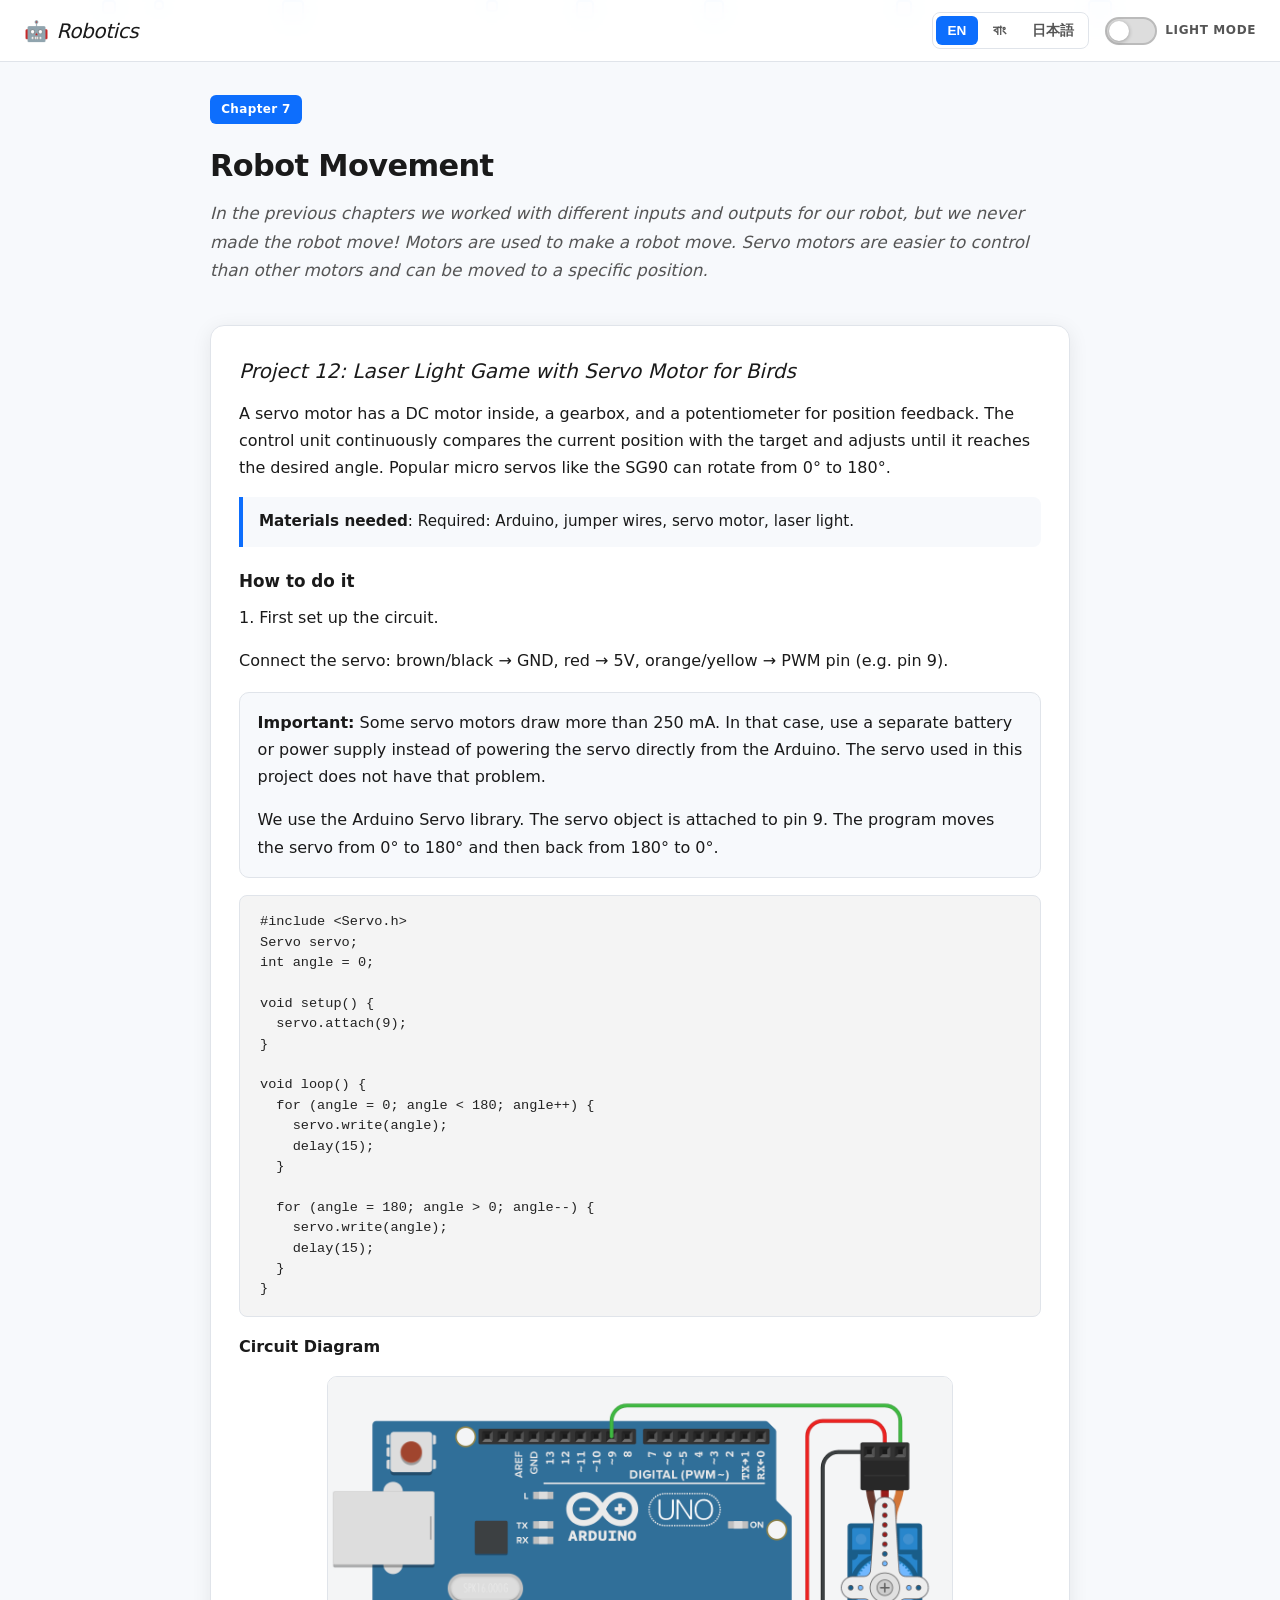
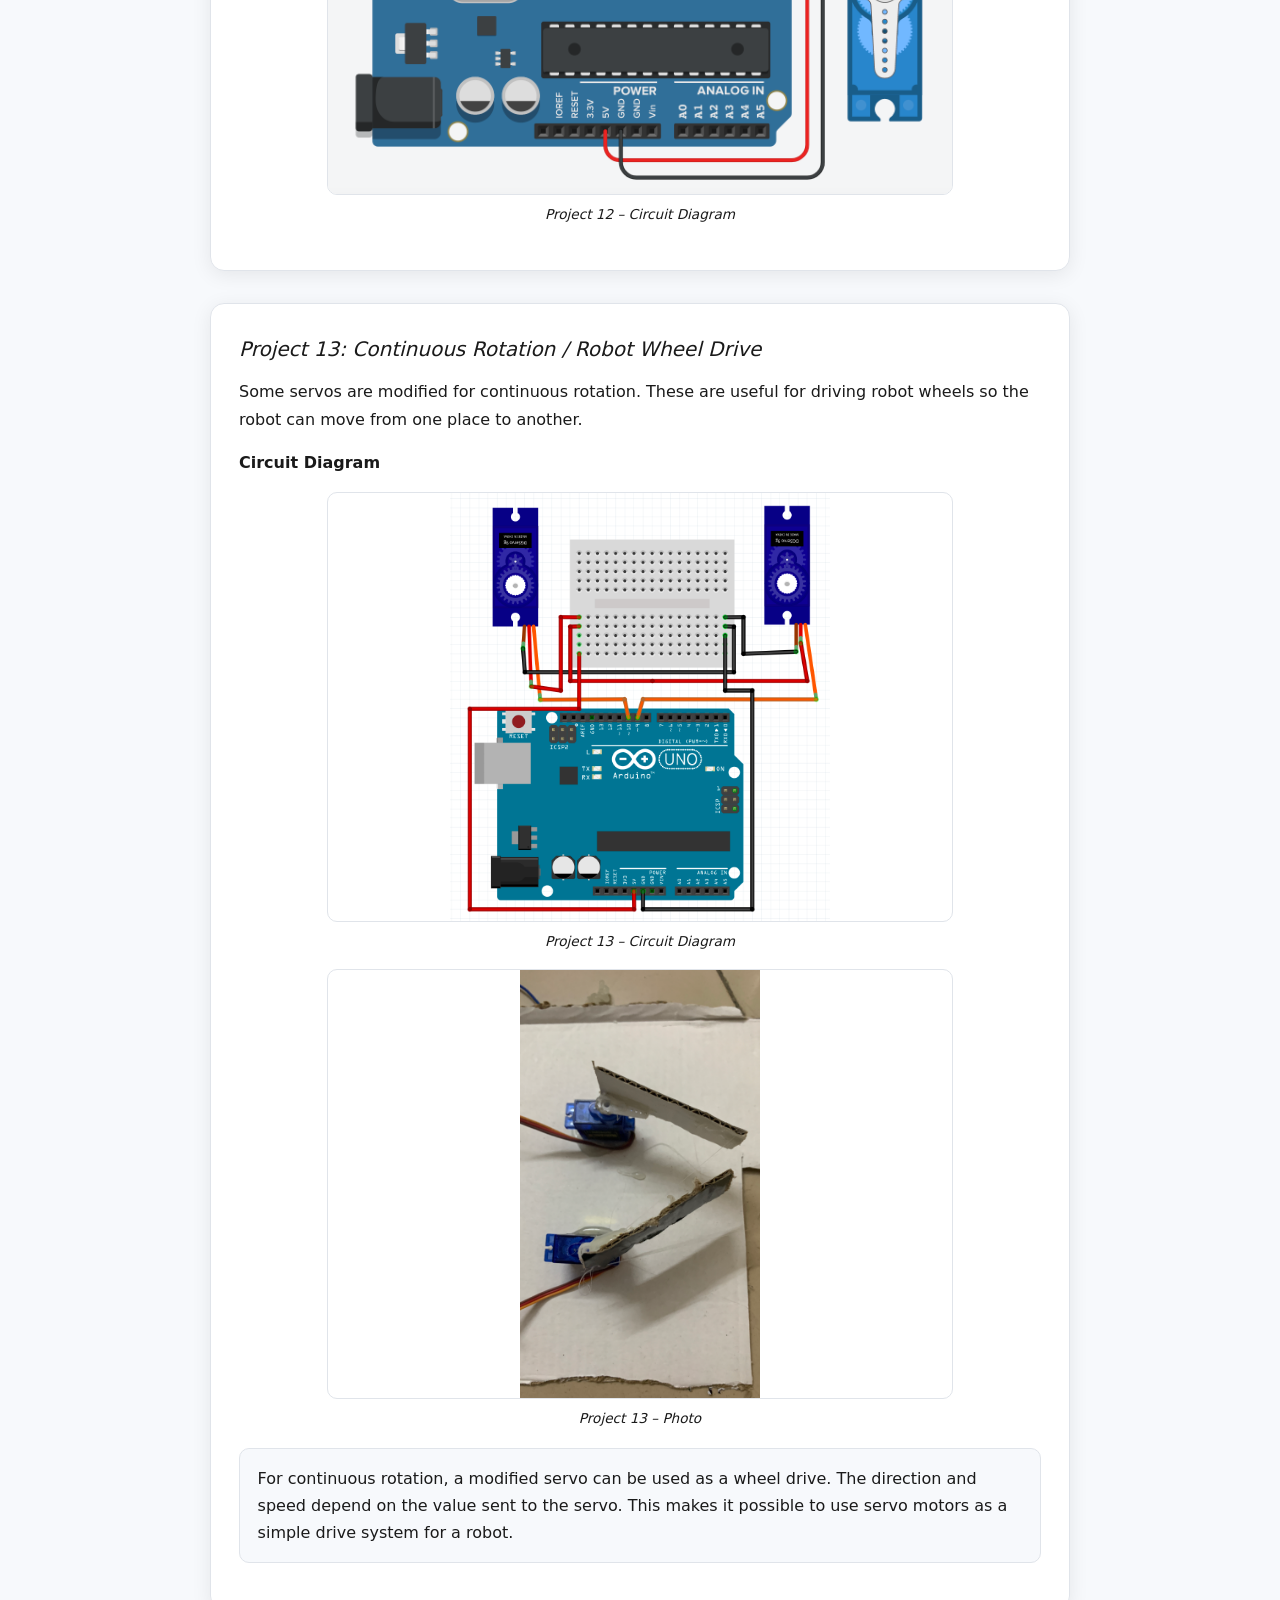
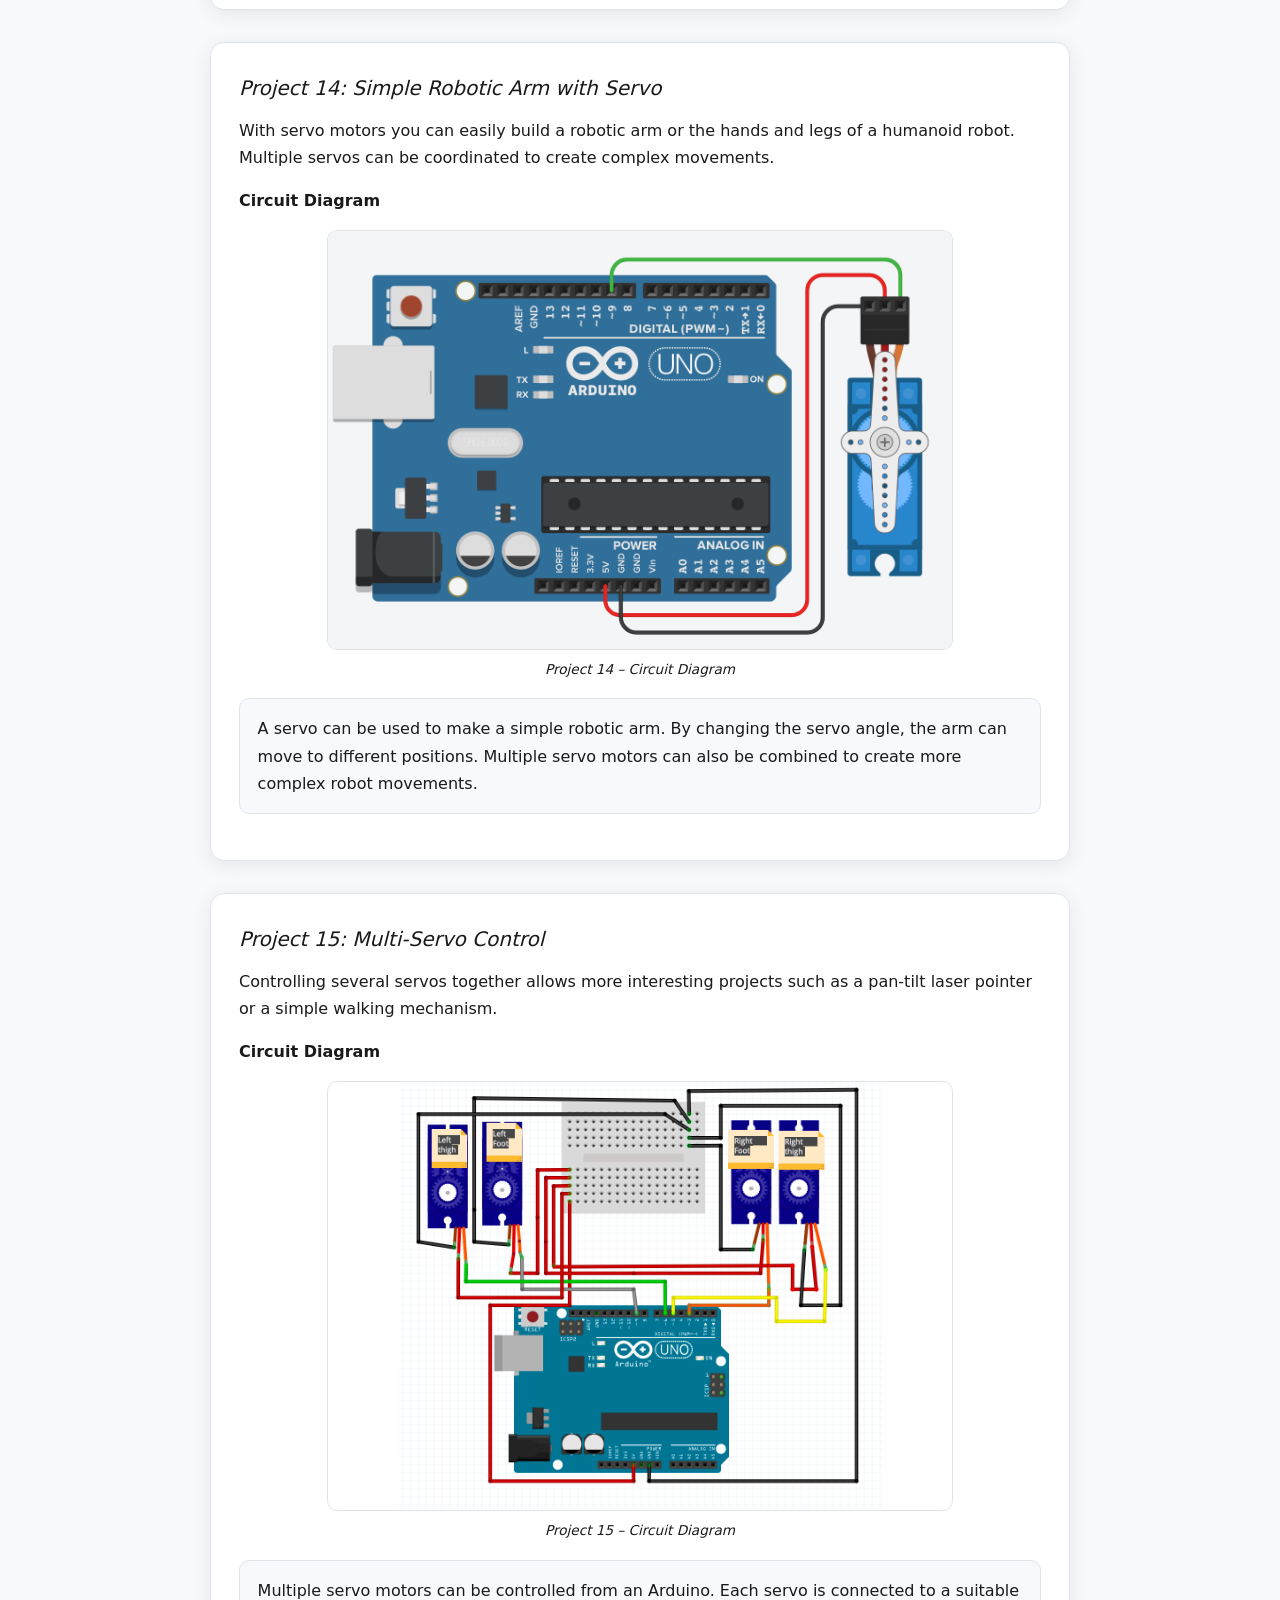
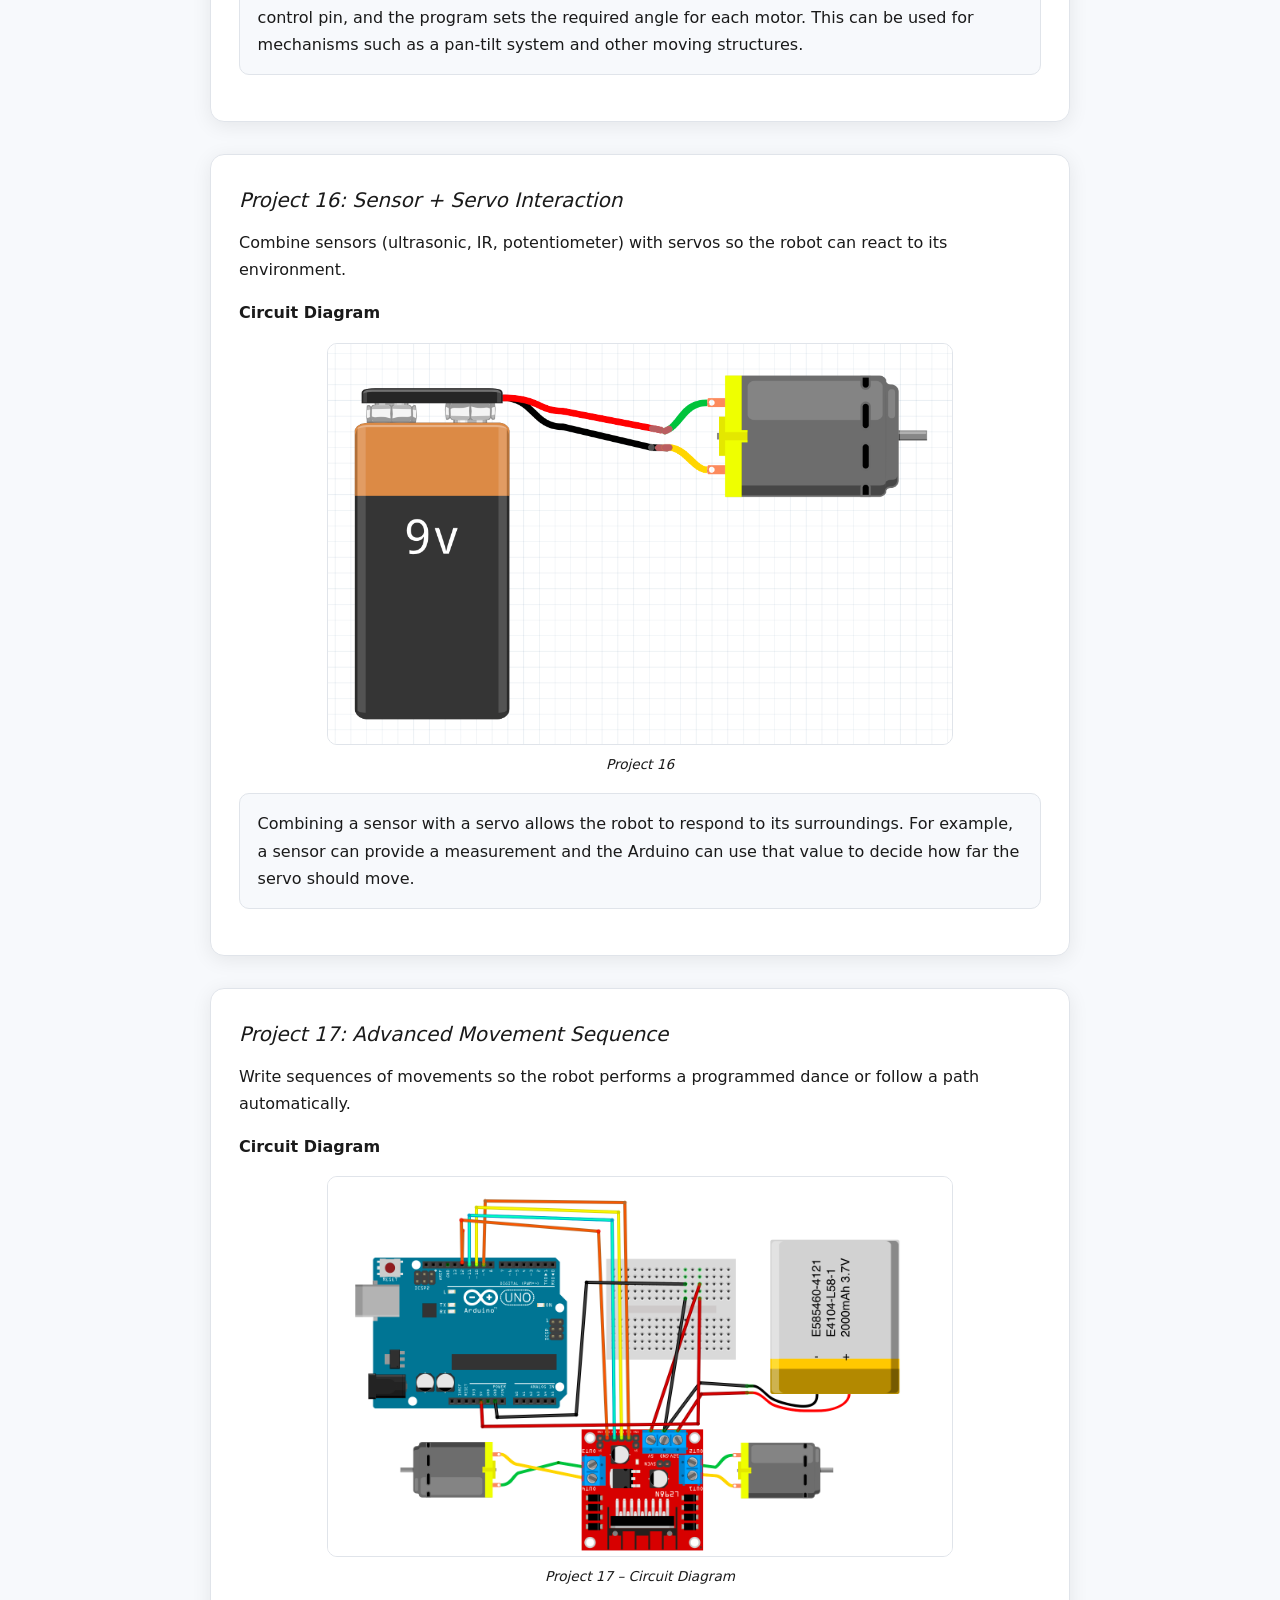
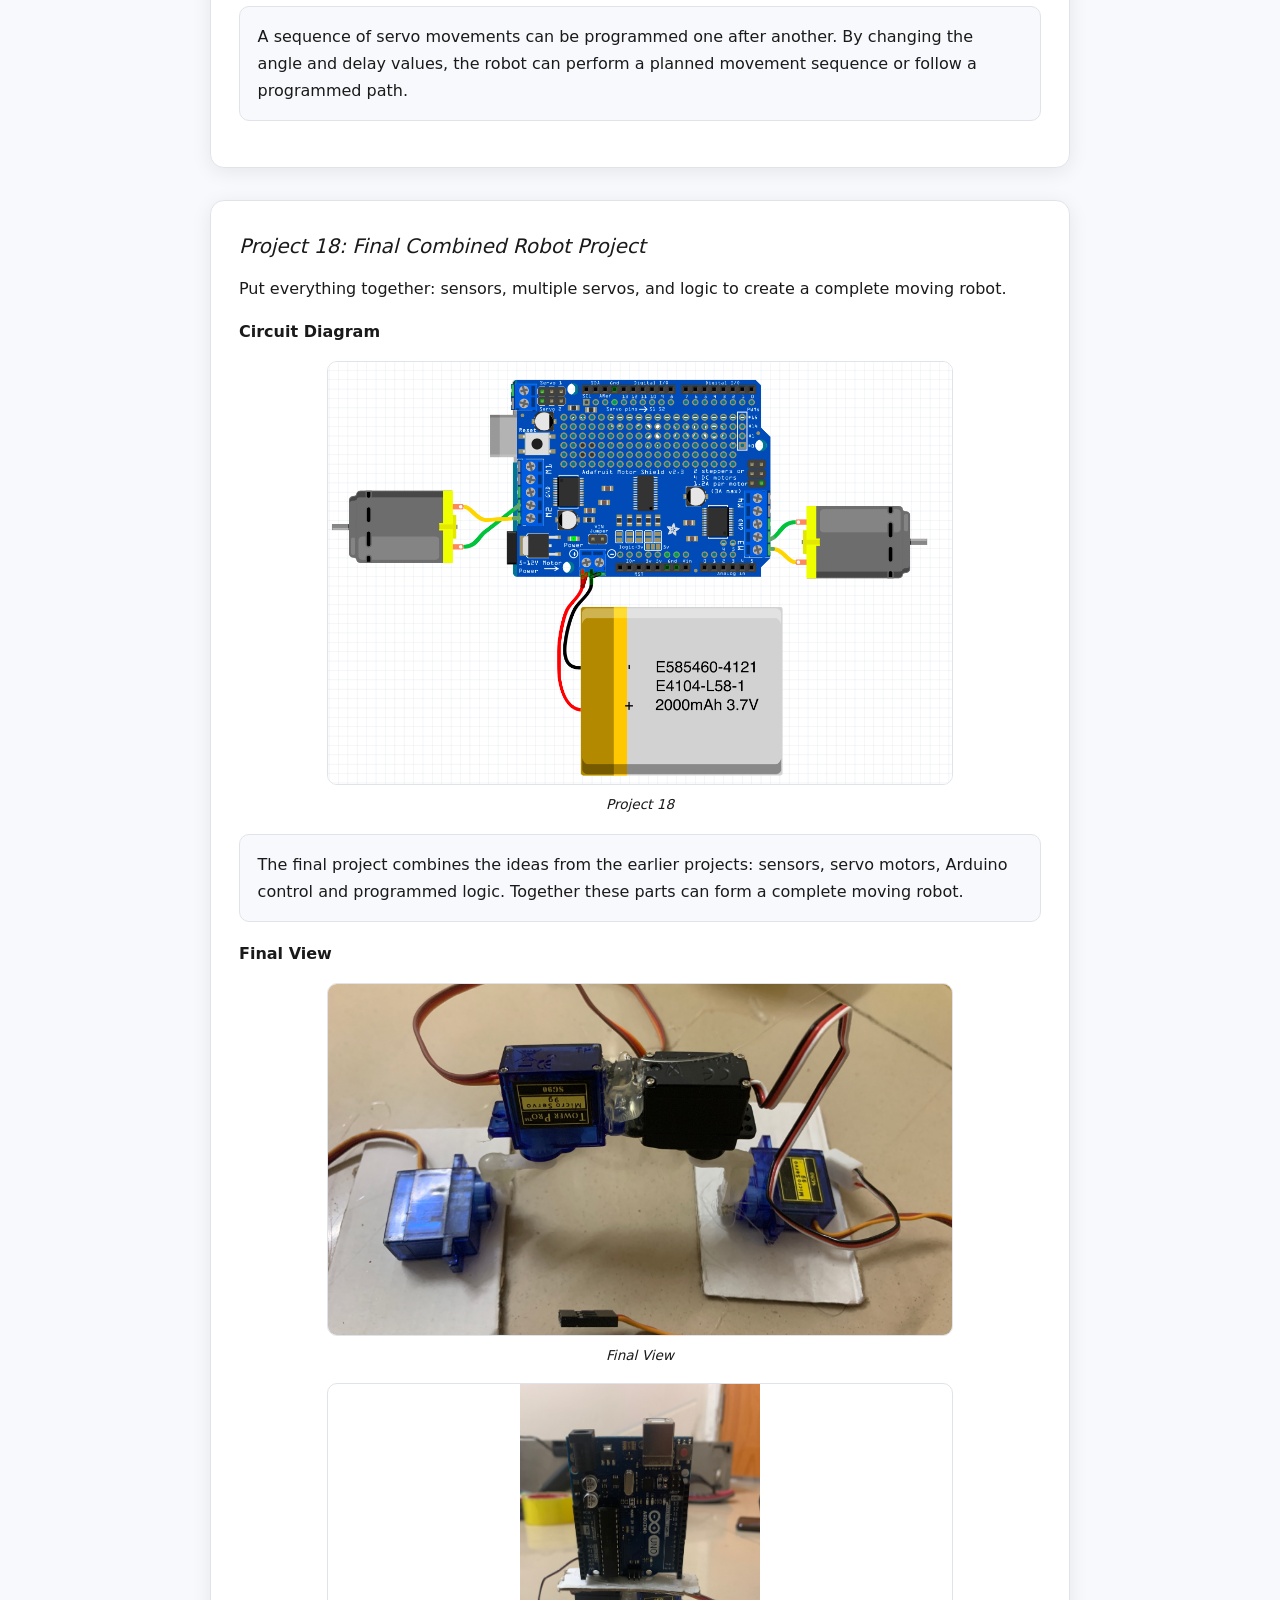
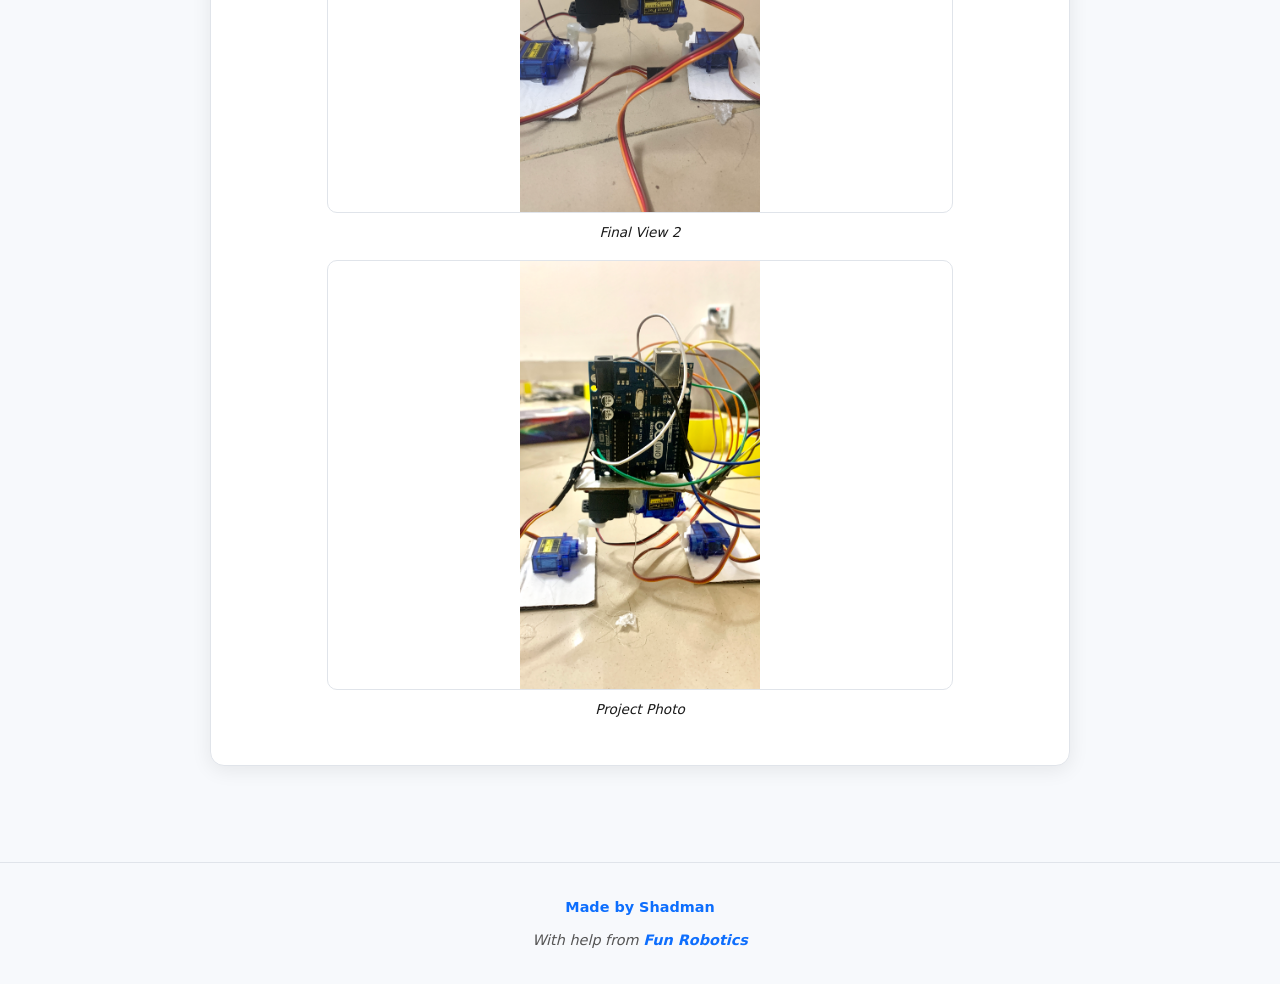
<file: Robotics/index.html>
<!DOCTYPE html>
<html lang="en" data-theme="light">
<head>
  <meta charset="UTF-8" />
  <meta name="viewport" content="width=device-width, initial-scale=1.0" />
  <title>Robot Movement – সুখীর উল্লাসে রোবটিক্স</title>
  <link rel="stylesheet" href="css/style.css" />
</head>
<body>
  <!-- Robotic floating background -->
  <div class="robot-bg" aria-hidden="true">
    <span></span><span></span><span></span><span></span>
    <span></span><span></span><span></span><span></span>
  </div>

  <header>
    <div class="logo">
      🤖 <span>Robotics</span>
    </div>
    <div class="controls">
      <div class="lang-switch">
        <button class="lang-btn active" data-lang="en">EN</button>
        <button class="lang-btn" data-lang="bn">বাং</button>
        <button class="lang-btn" data-lang="ja">日本語</button>
      </div>
      <div class="theme-toggle" id="themeToggle" title="Toggle theme">
        <div class="switch"></div>
        <span class="theme-label">LIGHT MODE</span>
      </div>
    </div>
  </header>

  <main>
    <span class="chapter-badge" data-i18n="chapter">Chapter 7</span>
    <h1 data-i18n="title">Robot Movement</h1>
    <p class="intro" data-i18n="intro">
      In the previous chapters we worked with different inputs and outputs for our robot, but we never made the robot move! Motors are used to make a robot move. Servo motors are easier to control than other motors and can be moved to a specific position.
    </p>

    <!-- ========== Project 12 ========== -->
    <article class="project" id="project-12">
      <h2 class="project-title">
        <span data-i18n="p12_title">Project 12: Laser Light Game with Servo Motor for Birds</span>
      </h2>
      <p data-i18n="p12_body">
        A servo motor has a DC motor inside, a gearbox, and a potentiometer for position feedback. The control unit continuously compares the current position with the target and adjusts until it reaches the desired angle. Popular micro servos like the SG90 can rotate from 0° to 180°.
      </p>
      <div class="materials">
        <strong data-i18n="materials_label">Materials needed</strong>:
        <span data-i18n="p12_materials">Required: Arduino, jumper wires, servo motor, laser light.</span>
      </div>
      <h3 data-i18n="p12_how">How to do it</h3>
      <p data-i18n="p12_step1">1. First set up the circuit.</p>
      <p data-i18n="p12_step2">Connect the servo: brown/black → GND, red → 5V, orange/yellow → PWM pin (e.g. pin 9).</p>
      <div class="book-text">
        <p><strong>Important:</strong> Some servo motors draw more than 250 mA. In that case, use a separate battery or power supply instead of powering the servo directly from the Arduino. The servo used in this project does not have that problem.</p>
        <p>We use the Arduino Servo library. The servo object is attached to pin 9. The program moves the servo from 0° to 180° and then back from 180° to 0°.</p>
      </div>
      <pre class="code-block"><code>#include &lt;Servo.h&gt;
Servo servo;
int angle = 0;

void setup() {
  servo.attach(9);
}

void loop() {
  for (angle = 0; angle &lt; 180; angle++) {
    servo.write(angle);
    delay(15);
  }

  for (angle = 180; angle &gt; 0; angle--) {
    servo.write(angle);
    delay(15);
  }
}</code></pre>

      <p><strong data-i18n="circuit_label">Circuit Diagram</strong></p>
      <img src="images/Project 12 circuit diagram.png" alt="Project 12 Circuit Diagram" />
      <p class="img-caption">Project 12 – Circuit Diagram</p>
    </article>

    <!-- ========== Project 13 ========== -->
    <article class="project" id="project-13">
      <h2 class="project-title">
        <span data-i18n="p13_title">Project 13: Continuous Rotation / Robot Wheel Drive</span>
      </h2>
      <p data-i18n="p13_body">
        Some servos are modified for continuous rotation. These are useful for driving robot wheels so the robot can move from one place to another.
      </p>
      <p><strong data-i18n="circuit_label">Circuit Diagram</strong></p>
      <img src="images/Project 13 circuit diagram.png" alt="Project 13 Circuit Diagram" />
      <p class="img-caption">Project 13 – Circuit Diagram</p>
      <img src="images/project 13 photo.jpg" alt="Project 13 Photo" />
      <p class="img-caption">Project 13 – Photo</p>
      <div class="book-text">
        <p>For continuous rotation, a modified servo can be used as a wheel drive. The direction and speed depend on the value sent to the servo. This makes it possible to use servo motors as a simple drive system for a robot.</p>
      </div>
    </article>

    <!-- ========== Project 14 ========== -->
    <article class="project" id="project-14">
      <h2 class="project-title">
        <span data-i18n="p14_title">Project 14: Simple Robotic Arm with Servo</span>
      </h2>
      <p data-i18n="p14_body">
        With servo motors you can easily build a robotic arm or the hands and legs of a humanoid robot. Multiple servos can be coordinated to create complex movements.
      </p>
      <p><strong data-i18n="circuit_label">Circuit Diagram</strong></p>
      <img src="images/Project 14 circuit diagram.png" alt="Project 14 Circuit Diagram" />
      <p class="img-caption">Project 14 – Circuit Diagram</p>
      <div class="book-text">
        <p>A servo can be used to make a simple robotic arm. By changing the servo angle, the arm can move to different positions. Multiple servo motors can also be combined to create more complex robot movements.</p>
      </div>
    </article>

    <!-- ========== Project 15 ========== -->
    <article class="project" id="project-15">
      <h2 class="project-title">
        <span data-i18n="p15_title">Project 15: Multi-Servo Control</span>
      </h2>
      <p data-i18n="p15_body">
        Controlling several servos together allows more interesting projects such as a pan-tilt laser pointer or a simple walking mechanism.
      </p>
      <p><strong data-i18n="circuit_label">Circuit Diagram</strong></p>
      <img src="images/Project 15 Circuit Diagram.png" alt="Project 15 Circuit Diagram" />
      <p class="img-caption">Project 15 – Circuit Diagram</p>
      <div class="book-text">
        <p>Multiple servo motors can be controlled from an Arduino. Each servo is connected to a suitable control pin, and the program sets the required angle for each motor. This can be used for mechanisms such as a pan-tilt system and other moving structures.</p>
      </div>
    </article>

    <!-- ========== Project 16 ========== -->
    <article class="project" id="project-16">
      <h2 class="project-title">
        <span data-i18n="p16_title">Project 16: Sensor + Servo Interaction</span>
      </h2>
      <p data-i18n="p16_body">
        Combine sensors (ultrasonic, IR, potentiometer) with servos so the robot can react to its environment.
      </p>
      <p><strong data-i18n="circuit_label">Circuit Diagram</strong></p>
      <img src="images/Project 16.png" alt="Project 16" />
      <p class="img-caption">Project 16</p>
      <div class="book-text">
        <p>Combining a sensor with a servo allows the robot to respond to its surroundings. For example, a sensor can provide a measurement and the Arduino can use that value to decide how far the servo should move.</p>
      </div>
    </article>

    <!-- ========== Project 17 ========== -->
    <article class="project" id="project-17">
      <h2 class="project-title">
        <span data-i18n="p17_title">Project 17: Advanced Movement Sequence</span>
      </h2>
      <p data-i18n="p17_body">
        Write sequences of movements so the robot performs a programmed dance or follow a path automatically.
      </p>
      <p><strong data-i18n="circuit_label">Circuit Diagram</strong></p>
      <img src="images/project 17 circuit diagram.png" alt="Project 17 Circuit Diagram" />
      <p class="img-caption">Project 17 – Circuit Diagram</p>
      <div class="book-text">
        <p>A sequence of servo movements can be programmed one after another. By changing the angle and delay values, the robot can perform a planned movement sequence or follow a programmed path.</p>
      </div>
    </article>

    <!-- ========== Project 18 ========== -->
    <article class="project" id="project-18">
      <h2 class="project-title">
        <span data-i18n="p18_title">Project 18: Final Combined Robot Project</span>
      </h2>
      <p data-i18n="p18_body">
        Put everything together: sensors, multiple servos, and logic to create a complete moving robot.
      </p>
      <p><strong data-i18n="circuit_label">Circuit Diagram</strong></p>
      <img src="images/project 18.png" alt="Project 18" />
      <p class="img-caption">Project 18</p>
      <div class="book-text">
        <p>The final project combines the ideas from the earlier projects: sensors, servo motors, Arduino control and programmed logic. Together these parts can form a complete moving robot.</p>
      </div>

      <p><strong data-i18n="final_label">Final View</strong></p>
      <img src="images/Project final view.jpg" alt="Final Project View" />
      <p class="img-caption">Final View</p>
      <img src="images/Project final view 2.jpg" alt="Final Project View 2" />
      <p class="img-caption">Final View 2</p>
      <img src="images/IMG_0348.jpg" alt="Additional Project Photo" />
      <p class="img-caption">Project Photo</p>
    </article>
  </main>

  <footer>
    <p>
      <a class="made-by" href="https://sharifbinaziz.web.app/" target="_blank" rel="noopener">
        <span data-i18n="credit">Made by Shadman</span>
      </a>
    </p>
    <p class="credit">
      <span data-i18n="help">With help from</span>
      <a href="https://github.com/Fun-Robotics" target="_blank" rel="noopener">Fun Robotics</a>
    </p>
  </footer>

  <script src="js/app.js"></script>
</body>
</html>
</file>
<file: Robotics/css/style.css>
/* ===== Base & Variables ===== */
:root {
  --bg: #f7f9fc;
  --bg-card: #ffffff;
  --text: #1a1a1a;
  --text-muted: #555;
  --accent: #0d6efd;
  --accent-hover: #0b5ed7;
  --border: #e0e4ea;
  --header-bg: rgba(255, 255, 255, 0.92);
  --shadow: 0 4px 20px rgba(0, 0, 0, 0.08);
  --robot-color: rgba(13, 110, 253, 0.07);
}

[data-theme="dark"] {
  --bg: #0f1419;
  --bg-card: #1a2332;
  --text: #e8eef5;
  --text-muted: #a8b3c4;
  --accent: #4dabf7;
  --accent-hover: #74c0fc;
  --border: #2a3544;
  --header-bg: rgba(15, 20, 25, 0.95);
  --shadow: 0 4px 24px rgba(0, 0, 0, 0.4);
  --robot-color: rgba(77, 171, 247, 0.08);
}

* {
  margin: 0;
  padding: 0;
  box-sizing: border-box;
}

html {
  scroll-behavior: smooth;
}

body {
  font-family: "Segoe UI", system-ui, -apple-system, sans-serif;
  background: var(--bg);
  color: var(--text);
  line-height: 1.7;
  transition: background 0.35s ease, color 0.35s ease;
  min-height: 100vh;
  overflow-x: hidden;
}

/* ===== Robotic Background Animation ===== */
.robot-bg {
  position: fixed;
  inset: 0;
  z-index: -1;
  overflow: hidden;
  pointer-events: none;
}

.robot-bg span {
  position: absolute;
  display: block;
  width: 18px;
  height: 18px;
  background: var(--robot-color);
  border: 2px solid var(--accent);
  border-radius: 4px;
  opacity: 0.5;
  animation: floatRobot 18s linear infinite;
}

.robot-bg span:nth-child(1) { left: 8%; width: 14px; height: 14px; animation-delay: 0s; animation-duration: 22s; }
.robot-bg span:nth-child(2) { left: 22%; width: 22px; height: 22px; animation-delay: 3s; animation-duration: 19s; }
.robot-bg span:nth-child(3) { left: 38%; width: 12px; height: 12px; animation-delay: 1s; animation-duration: 25s; }
.robot-bg span:nth-child(4) { left: 55%; width: 20px; height: 20px; animation-delay: 5s; animation-duration: 17s; }
.robot-bg span:nth-child(5) { left: 70%; width: 16px; height: 16px; animation-delay: 2s; animation-duration: 21s; }
.robot-bg span:nth-child(6) { left: 85%; width: 24px; height: 24px; animation-delay: 4s; animation-duration: 16s; }
.robot-bg span:nth-child(7) { left: 12%; width: 10px; height: 10px; animation-delay: 7s; animation-duration: 24s; }
.robot-bg span:nth-child(8) { left: 45%; width: 18px; height: 18px; animation-delay: 6s; animation-duration: 20s; }

@keyframes floatRobot {
  0% { transform: translateY(100vh) rotate(0deg); opacity: 0; }
  10% { opacity: 0.5; }
  90% { opacity: 0.4; }
  100% { transform: translateY(-120px) rotate(360deg); opacity: 0; }
}

/* ===== Header ===== */
header {
  position: sticky;
  top: 0;
  z-index: 100;
  background: var(--header-bg);
  backdrop-filter: blur(12px);
  border-bottom: 1px solid var(--border);
  padding: 0.75rem 1.5rem;
  display: flex;
  align-items: center;
  justify-content: space-between;
  gap: 1rem;
  flex-wrap: wrap;
}

.logo {
  font-weight: 700;
  font-size: 1.25rem;
  color: var(--accent);
  letter-spacing: -0.02em;
  display: flex;
  align-items: center;
  gap: 0.5rem;
}

.logo span {
  font-style: italic;
  font-weight: 500;
  color: var(--text);
}

.controls {
  display: flex;
  align-items: center;
  gap: 1rem;
  flex-wrap: wrap;
}

/* Language Switch */
.lang-switch {
  display: flex;
  gap: 0.25rem;
  background: var(--bg-card);
  border: 1px solid var(--border);
  border-radius: 8px;
  padding: 3px;
}

.lang-btn {
  padding: 0.35rem 0.7rem;
  border: none;
  background: transparent;
  color: var(--text-muted);
  font-size: 0.85rem;
  font-weight: 600;
  border-radius: 6px;
  cursor: pointer;
  transition: all 0.2s;
}

.lang-btn.active {
  background: var(--accent);
  color: #fff;
}

.lang-btn:hover:not(.active) {
  color: var(--text);
}

/* Theme Toggle (matches provided style) */
.theme-toggle {
  display: flex;
  align-items: center;
  gap: 0.5rem;
  cursor: pointer;
  user-select: none;
}

.theme-toggle .switch {
  width: 52px;
  height: 28px;
  background: #333;
  border-radius: 999px;
  position: relative;
  transition: background 0.3s;
  border: 2px solid #555;
}

[data-theme="light"] .theme-toggle .switch {
  background: #ddd;
  border-color: #bbb;
}

.theme-toggle .switch::after {
  content: "";
  position: absolute;
  top: 2px;
  left: 2px;
  width: 20px;
  height: 20px;
  background: #fff;
  border-radius: 50%;
  transition: transform 0.3s;
  box-shadow: 0 1px 4px rgba(0,0,0,0.3);
}

[data-theme="dark"] .theme-toggle .switch::after {
  transform: translateX(24px);
  background: #111;
}

.theme-label {
  font-size: 0.75rem;
  font-weight: 700;
  letter-spacing: 0.05em;
  color: var(--text-muted);
}

/* ===== Main Content ===== */
main {
  max-width: 900px;
  margin: 0 auto;
  padding: 2rem 1.25rem 4rem;
}

h1 {
  font-size: 1.9rem;
  font-weight: 700;
  margin-bottom: 0.5rem;
  letter-spacing: -0.02em;
}

h1 em {
  font-style: italic;
  font-weight: 500;
  color: var(--accent);
}

.chapter-badge {
  display: inline-block;
  background: var(--accent);
  color: #fff;
  font-size: 0.75rem;
  font-weight: 700;
  padding: 0.25rem 0.7rem;
  border-radius: 6px;
  margin-bottom: 1rem;
  letter-spacing: 0.03em;
}

.intro {
  color: var(--text-muted);
  font-size: 1.05rem;
  margin-bottom: 2.5rem;
  font-style: italic;
}

/* ===== Project Cards ===== */
.project {
  background: var(--bg-card);
  border: 1px solid var(--border);
  border-radius: 14px;
  padding: 1.75rem;
  margin-bottom: 2rem;
  box-shadow: var(--shadow);
  transition: transform 0.2s, box-shadow 0.2s;
}

.project:hover {
  transform: translateY(-2px);
  box-shadow: 0 8px 30px rgba(0,0,0,0.12);
}

.project-title {
  font-size: 1.25rem;
  font-weight: 700;
  margin-bottom: 0.75rem;
  color: var(--accent);
}

.project-title span {
  font-weight: 500;
  font-style: italic;
  color: var(--text);
}

.project p {
  margin-bottom: 1rem;
  color: var(--text);
}

.project h3 {
  font-size: 1.05rem;
  font-weight: 700;
  margin: 1.25rem 0 0.5rem;
  color: var(--text);
}

.project ul, .project ol {
  margin: 0.5rem 0 1rem 1.4rem;
  color: var(--text);
}

.project li {
  margin-bottom: 0.35rem;
}

.project img {
  max-width: 100%;
  height: auto;
  border-radius: 10px;
  border: 1px solid var(--border);
  margin: 1rem 0;
  display: block;
  background: #fff;
}

.img-caption {
  font-size: 0.85rem;
  color: var(--text-muted);
  font-style: italic;
  text-align: center;
  margin-top: -0.5rem;
  margin-bottom: 1rem;
}

.materials {
  background: var(--bg);
  border-left: 4px solid var(--accent);
  padding: 0.75rem 1rem;
  border-radius: 0 8px 8px 0;
  margin: 1rem 0;
  font-size: 0.95rem;
}

.code-block {
  background: #1e1e1e;
  color: #d4d4d4;
  padding: 1rem 1.25rem;
  border-radius: 8px;
  overflow-x: auto;
  font-family: "Consolas", "Monaco", monospace;
  font-size: 0.85rem;
  margin: 1rem 0;
  line-height: 1.5;
}

[data-theme="light"] .code-block {
  background: #f4f4f4;
  color: #222;
  border: 1px solid var(--border);
}

/* ===== Footer / Credits ===== */
footer {
  text-align: center;
  padding: 2rem 1rem;
  border-top: 1px solid var(--border);
  color: var(--text-muted);
  font-size: 0.9rem;
}

footer a {
  color: var(--accent);
  text-decoration: none;
  font-weight: 600;
}

footer a:hover {
  text-decoration: underline;
}

.credit {
  margin-top: 0.5rem;
  font-style: italic;
}

/* ===== Responsive ===== */
@media (max-width: 600px) {
  header {
    padding: 0.6rem 1rem;
  }
  h1 {
    font-size: 1.5rem;
  }
  .project {
    padding: 1.25rem;
  }
  main {
    padding: 1.5rem 1rem 3rem;
  }
}


/* ===== Book text & image sizing ===== */
.project img {
  width: min(78%, 680px);
  max-width: 78%;
  max-height: 430px;
  object-fit: contain;
  margin-left: auto;
  margin-right: auto;
}

.book-text {
  background: var(--bg);
  border: 1px solid var(--border);
  border-radius: 10px;
  padding: 1rem 1.1rem;
  margin: 1.1rem 0;
}

.book-text p:last-child {
  margin-bottom: 0;
}

.made-by {
  display: inline-block;
  color: var(--accent);
  text-decoration: none;
  font-weight: 700;
}

.made-by:hover {
  text-decoration: underline;
}
</file>
